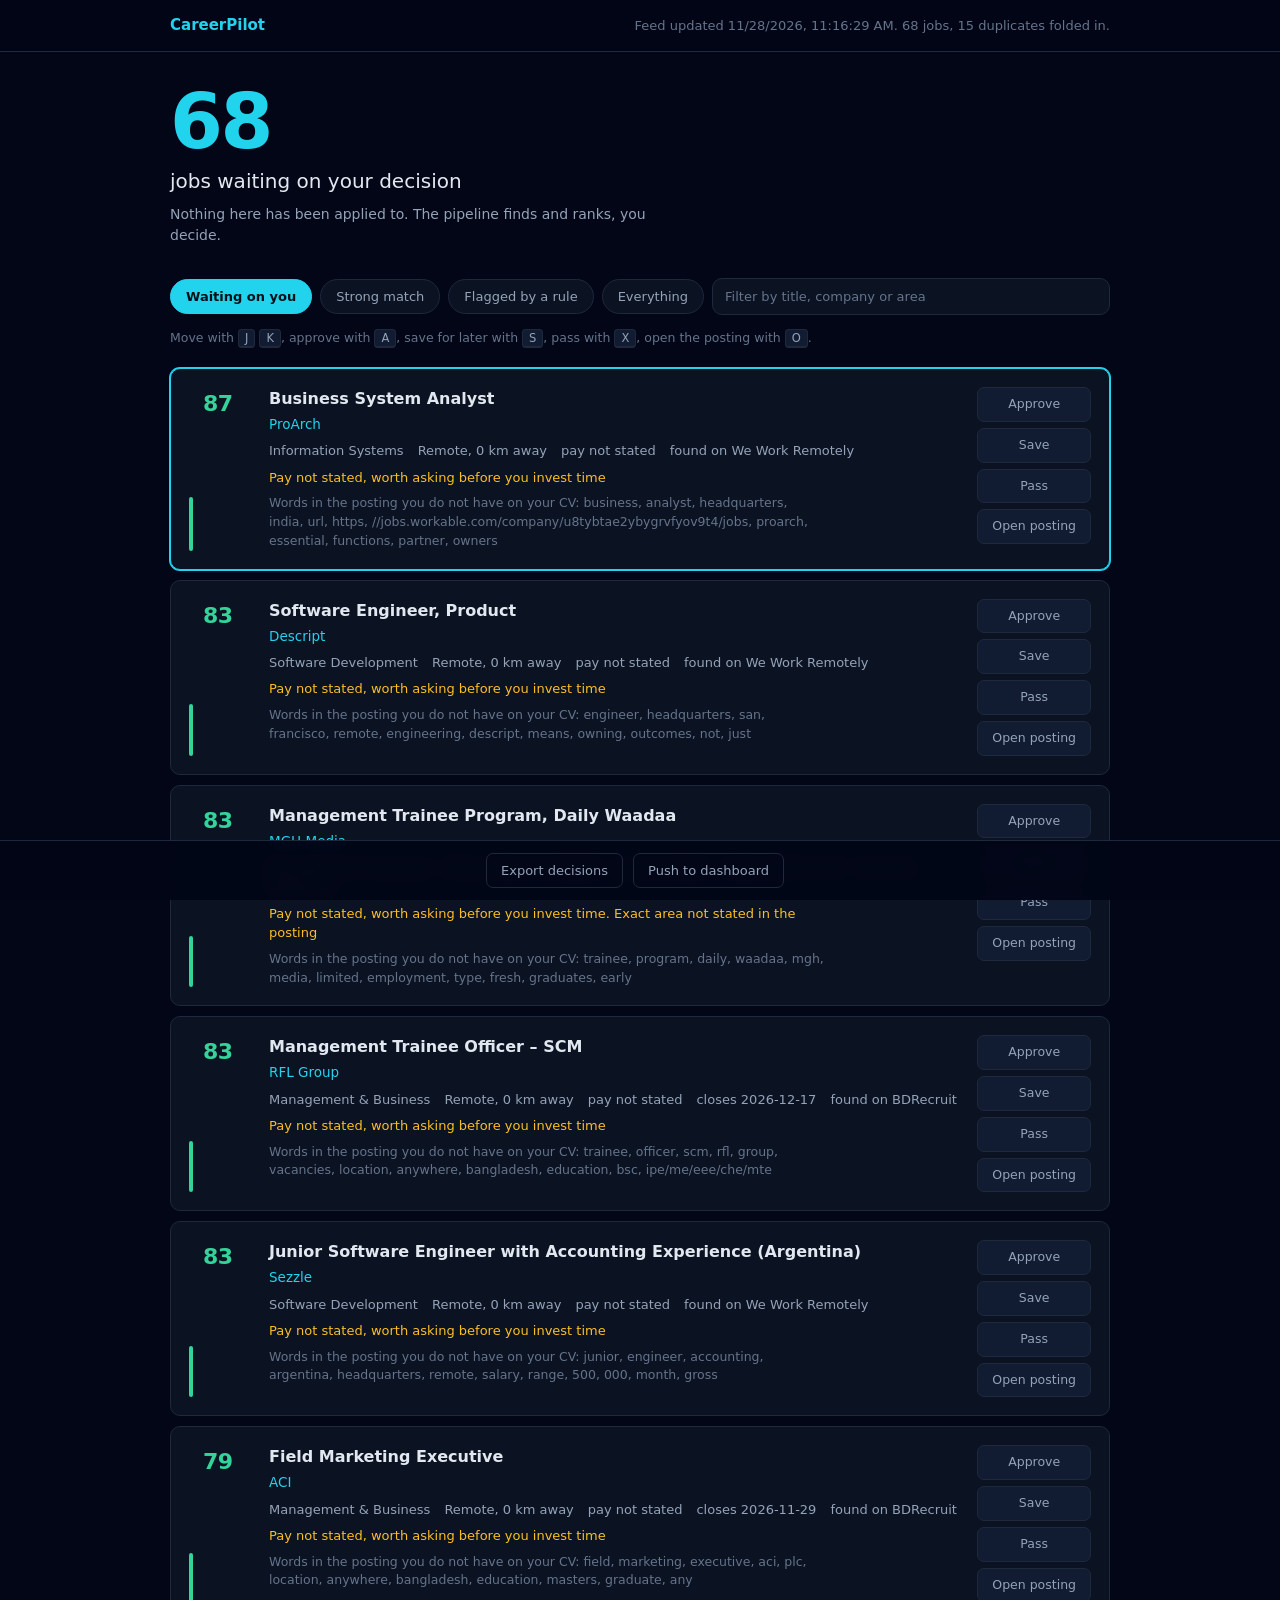
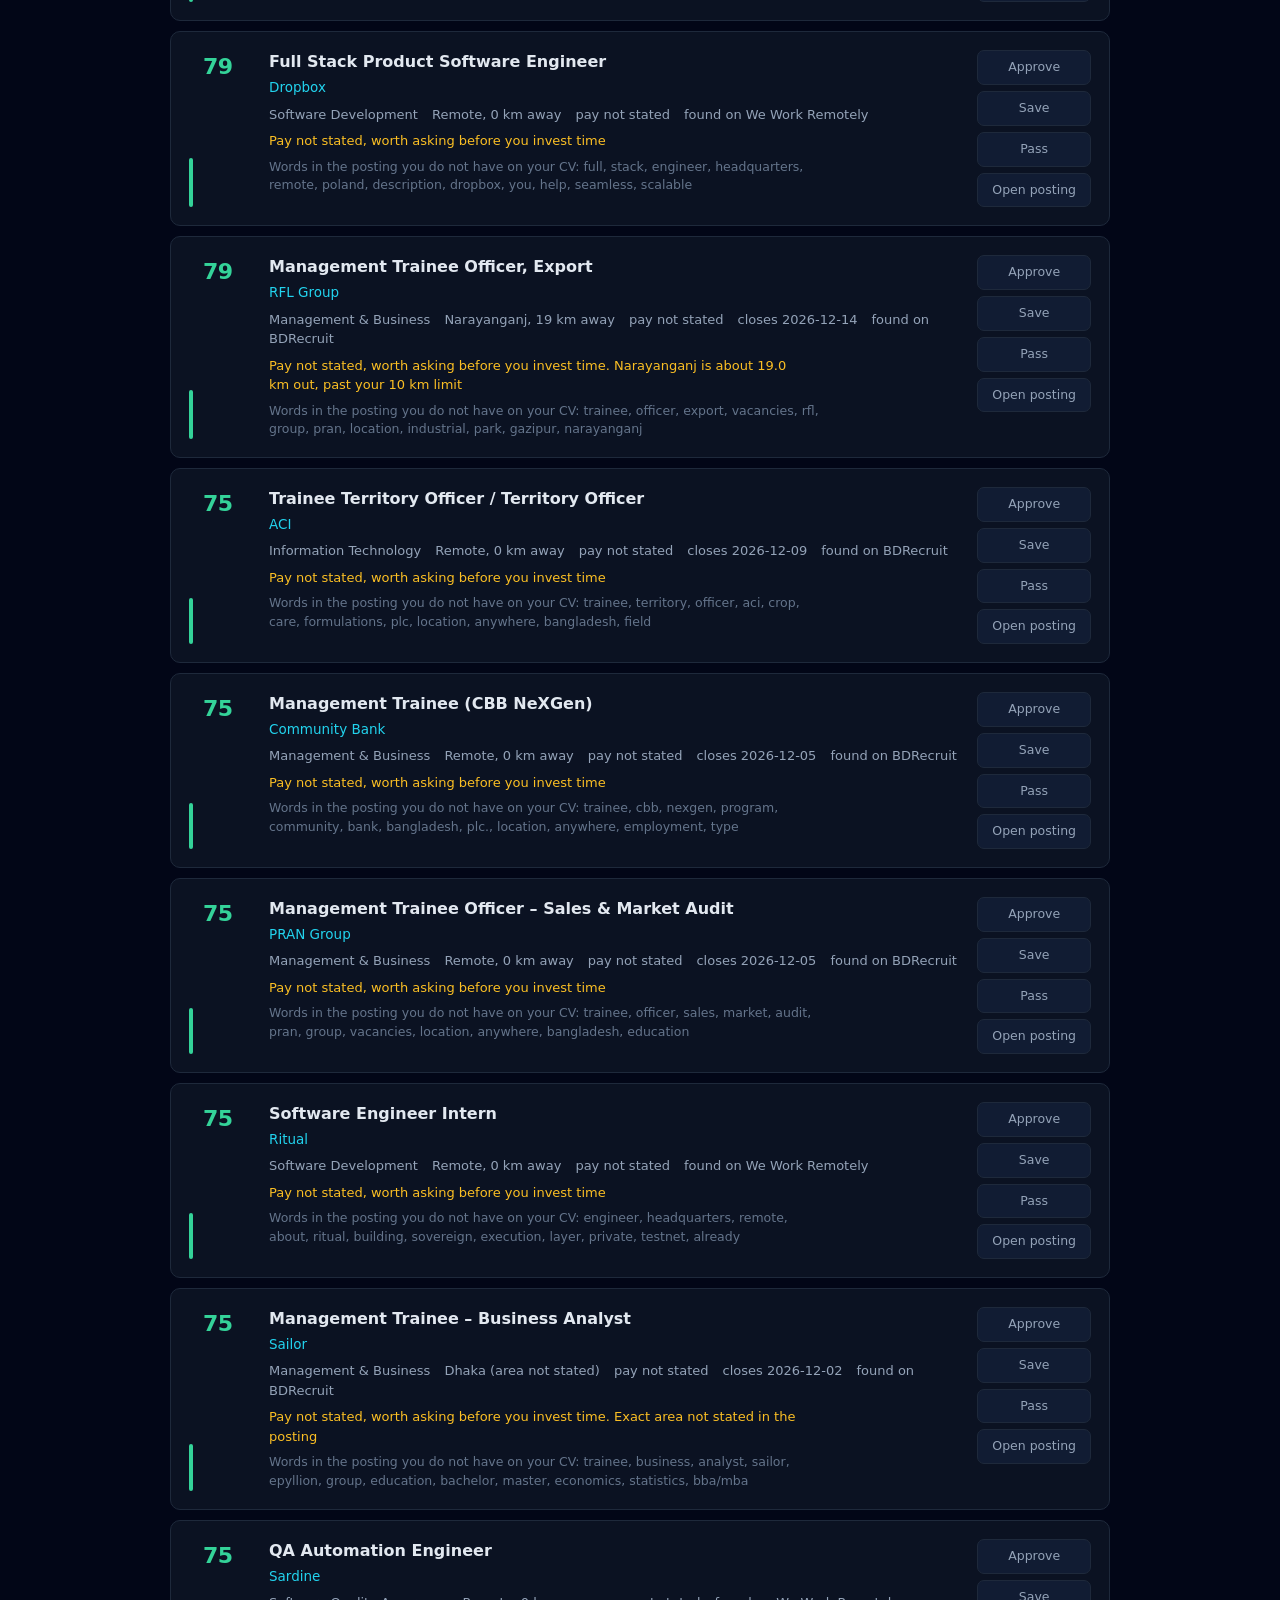
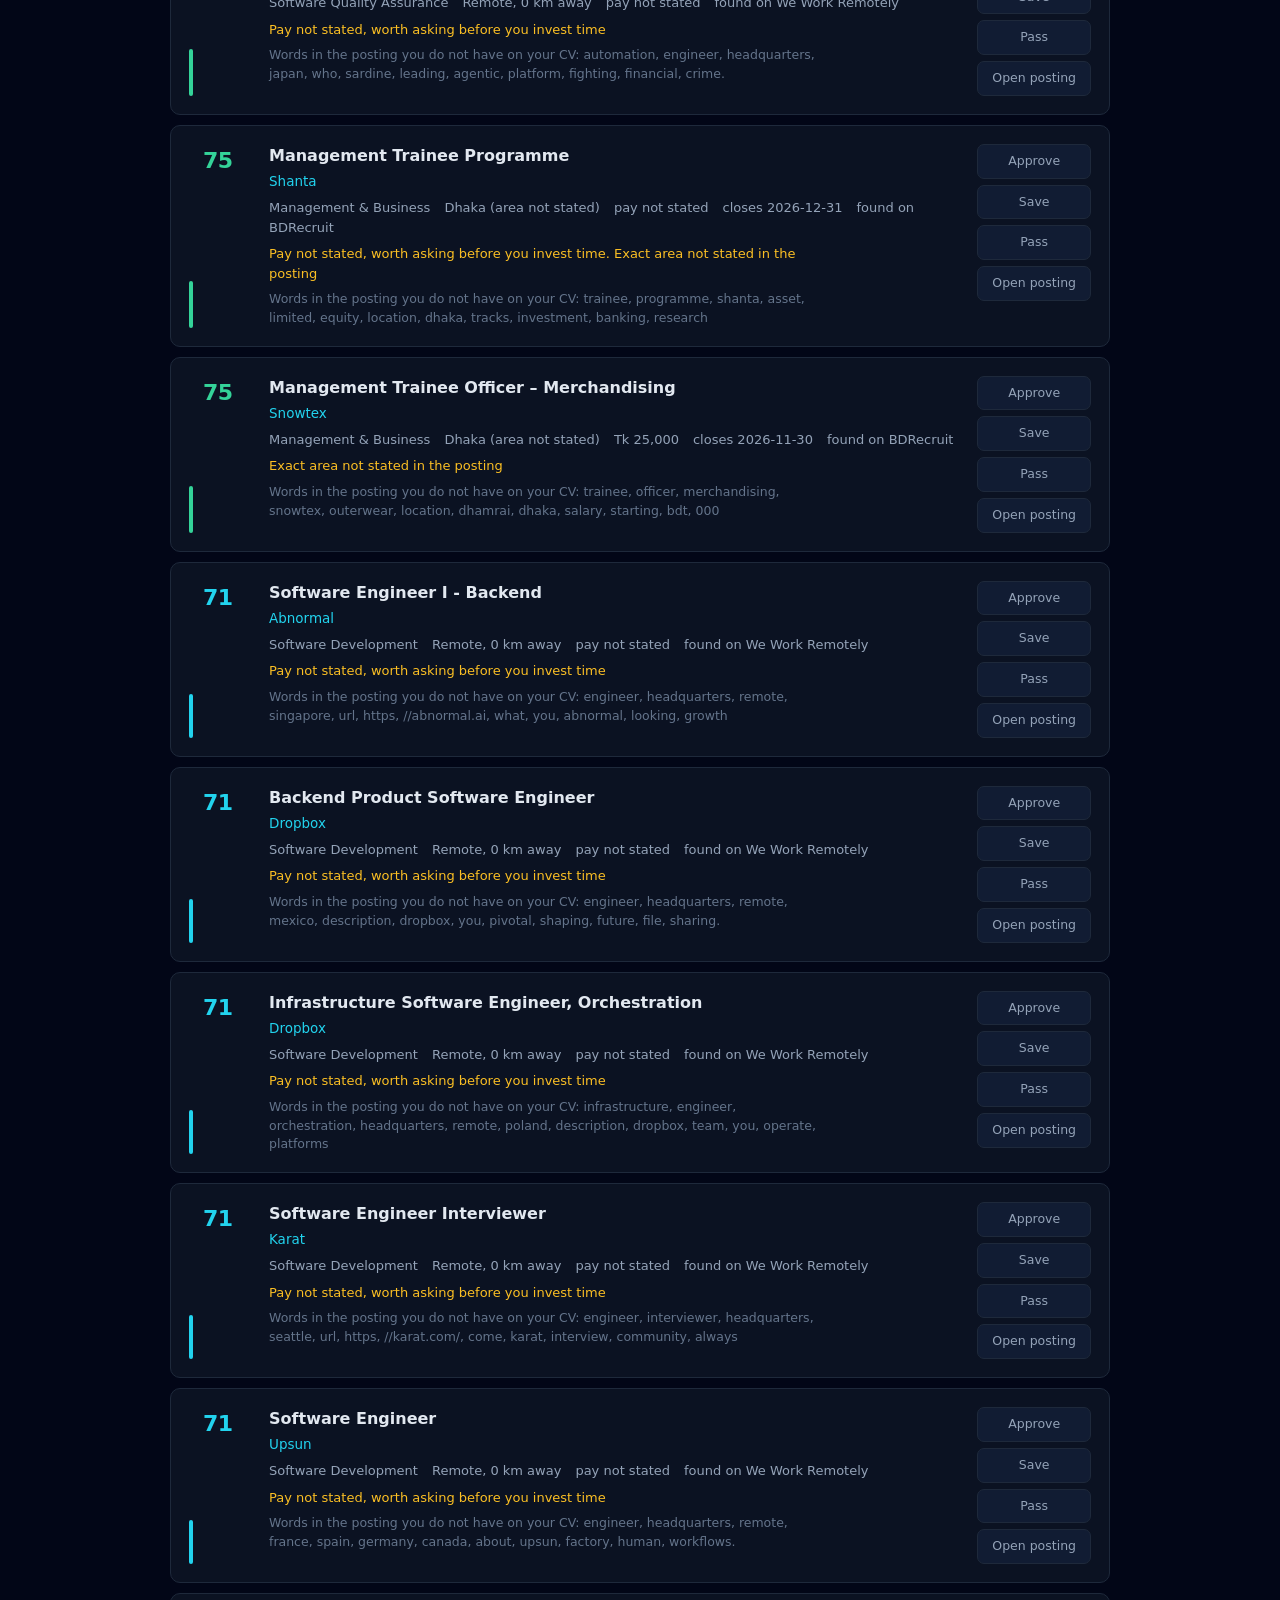
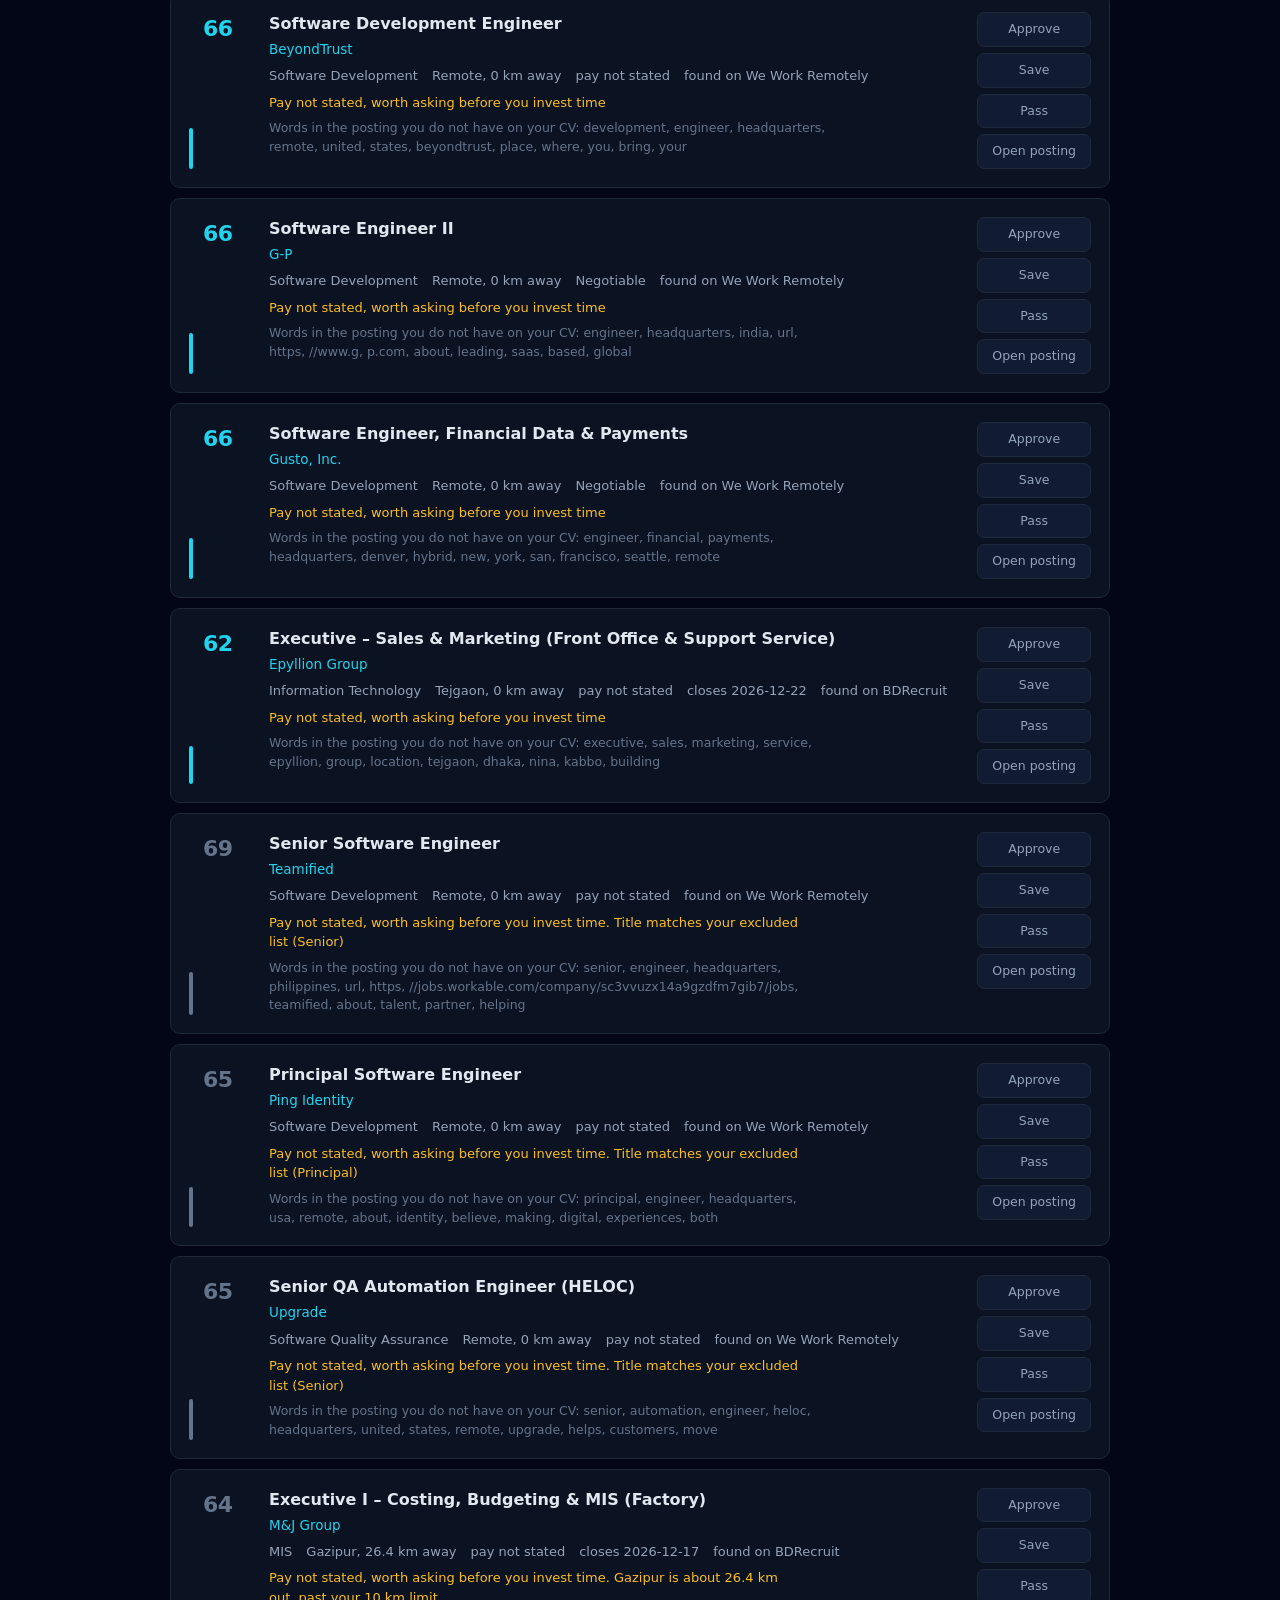
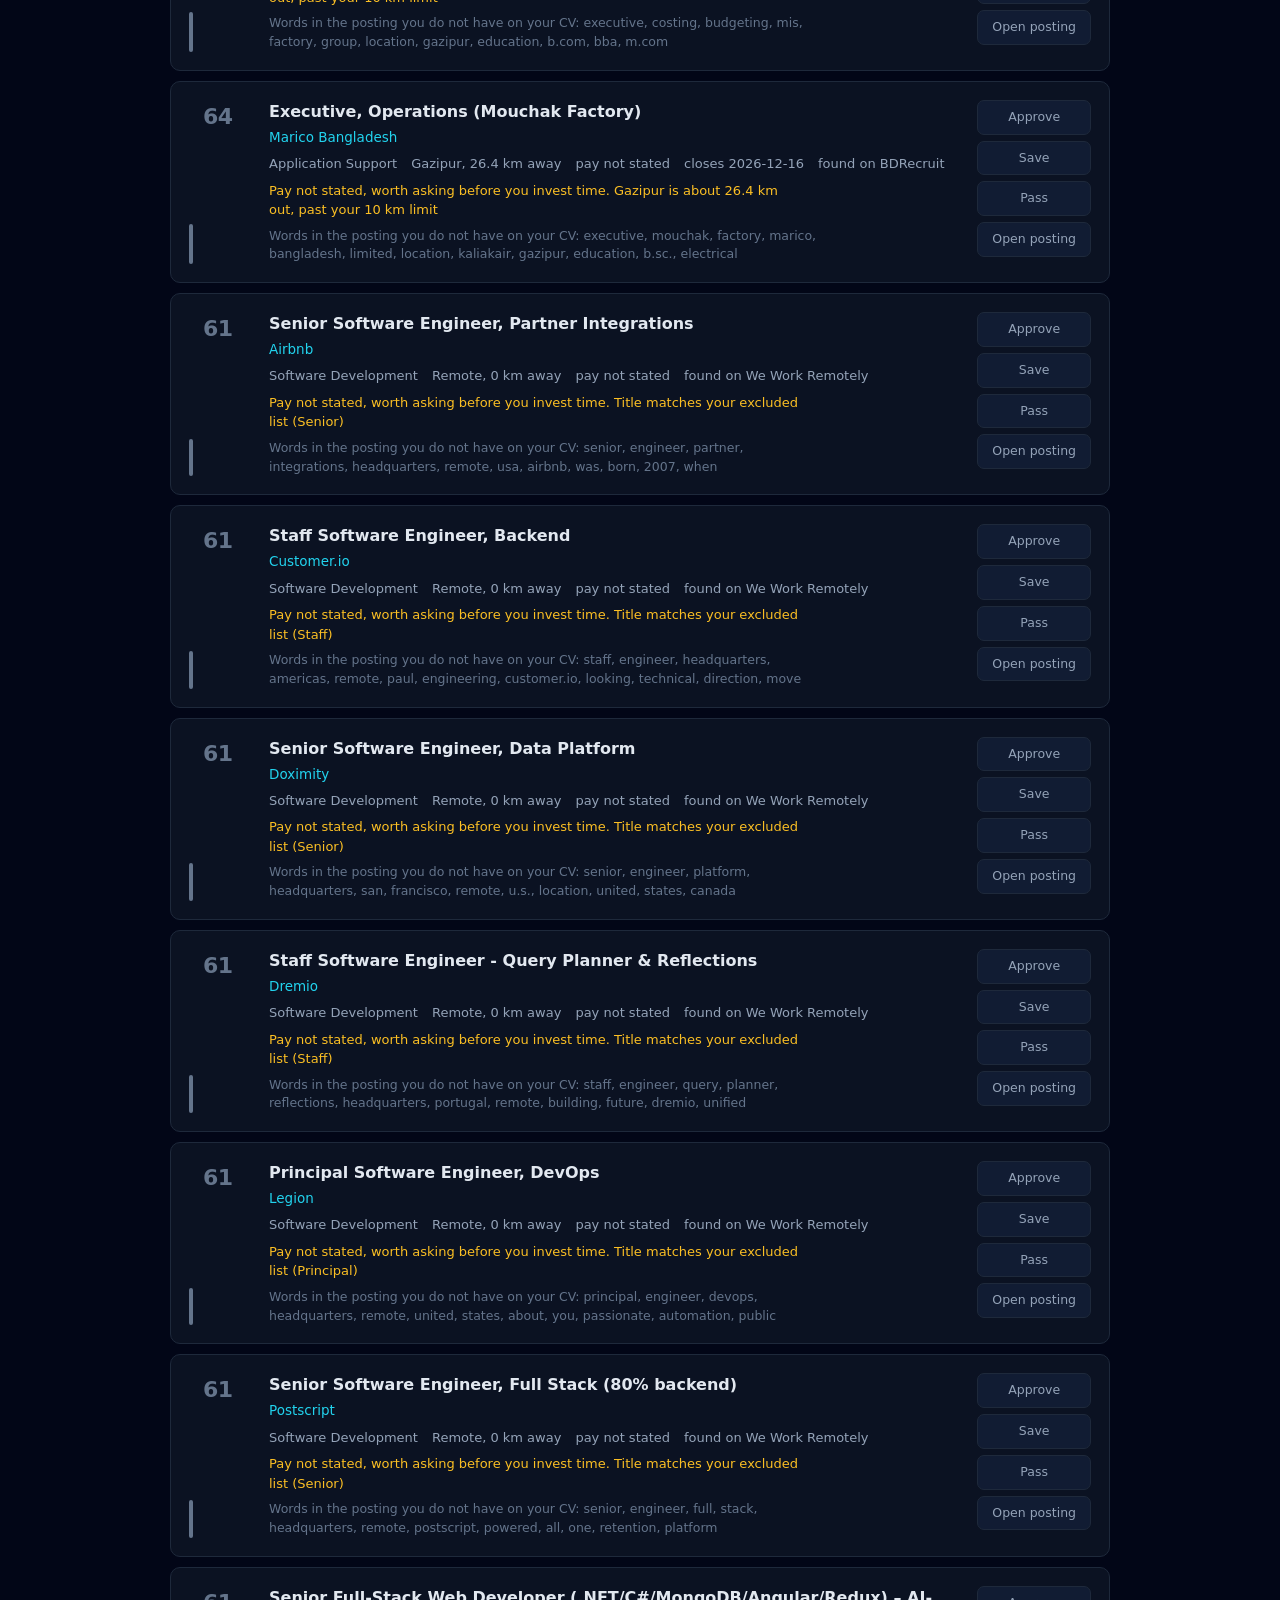
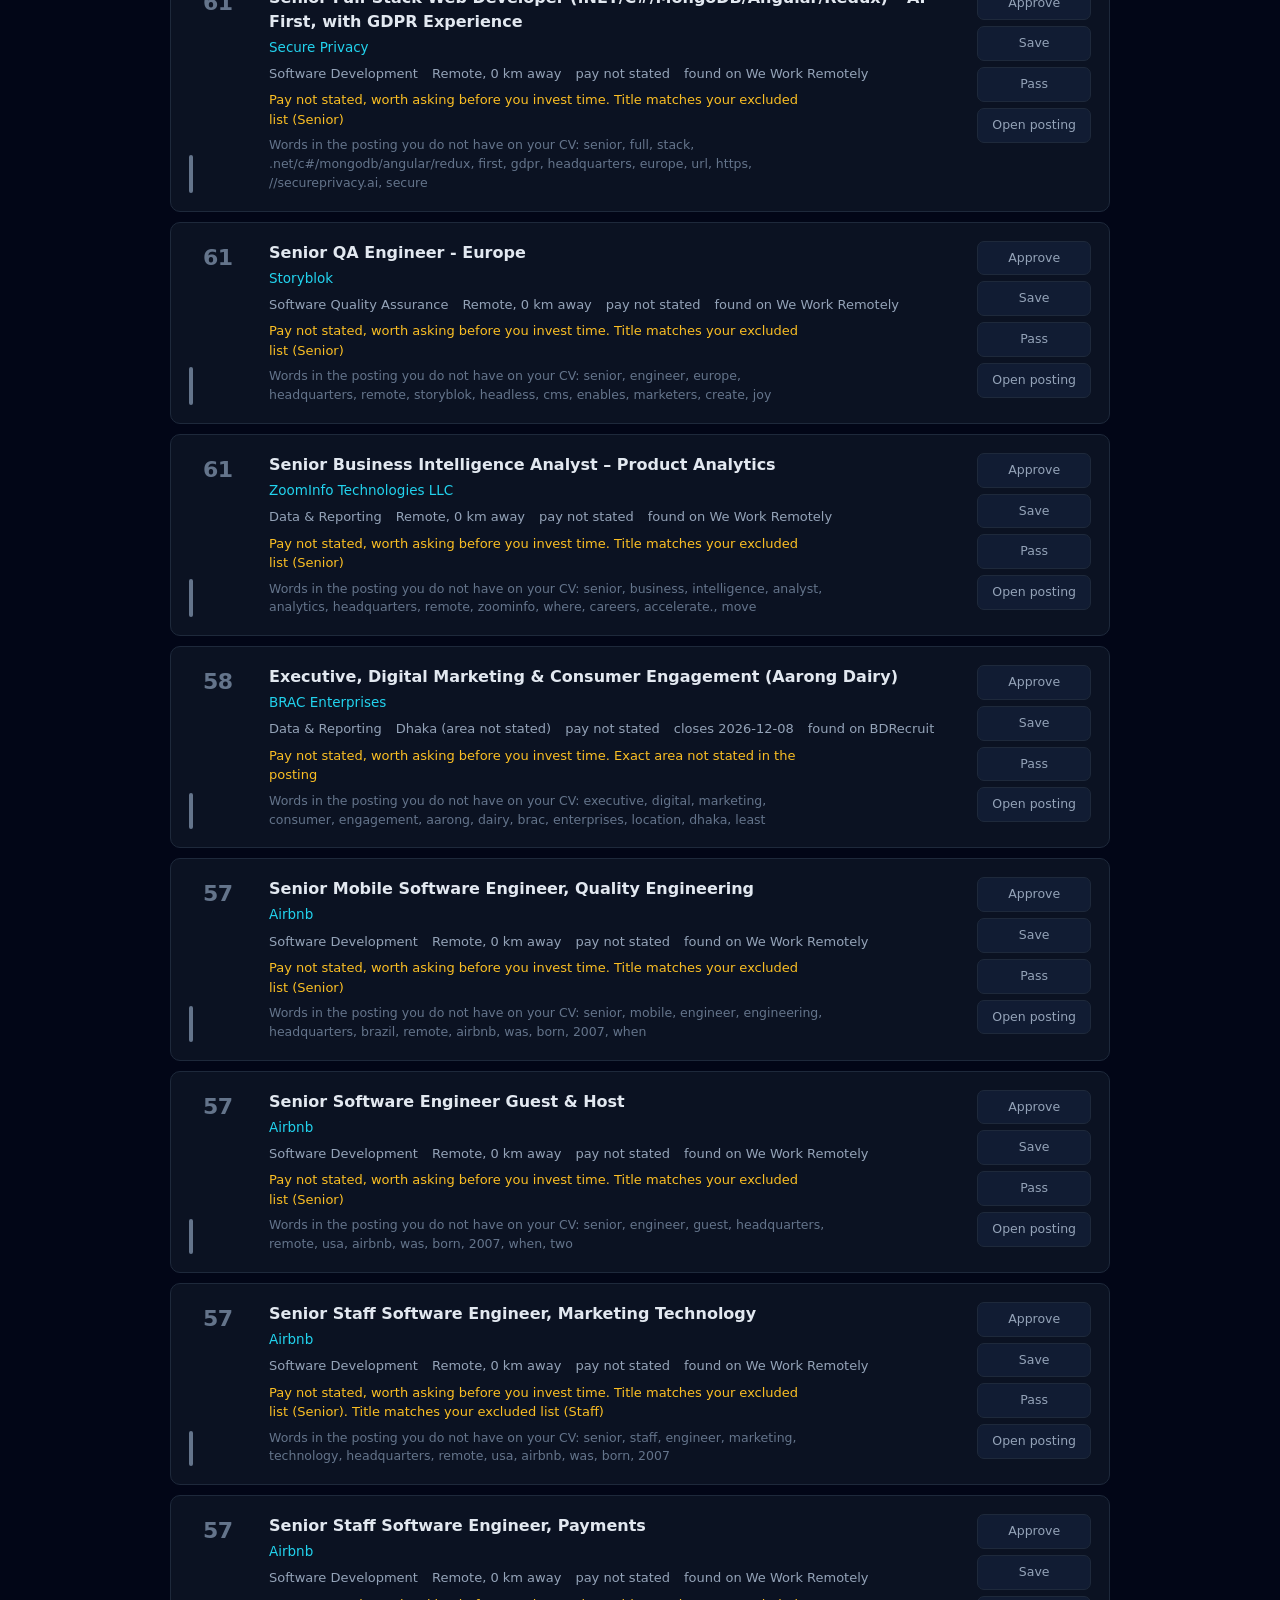
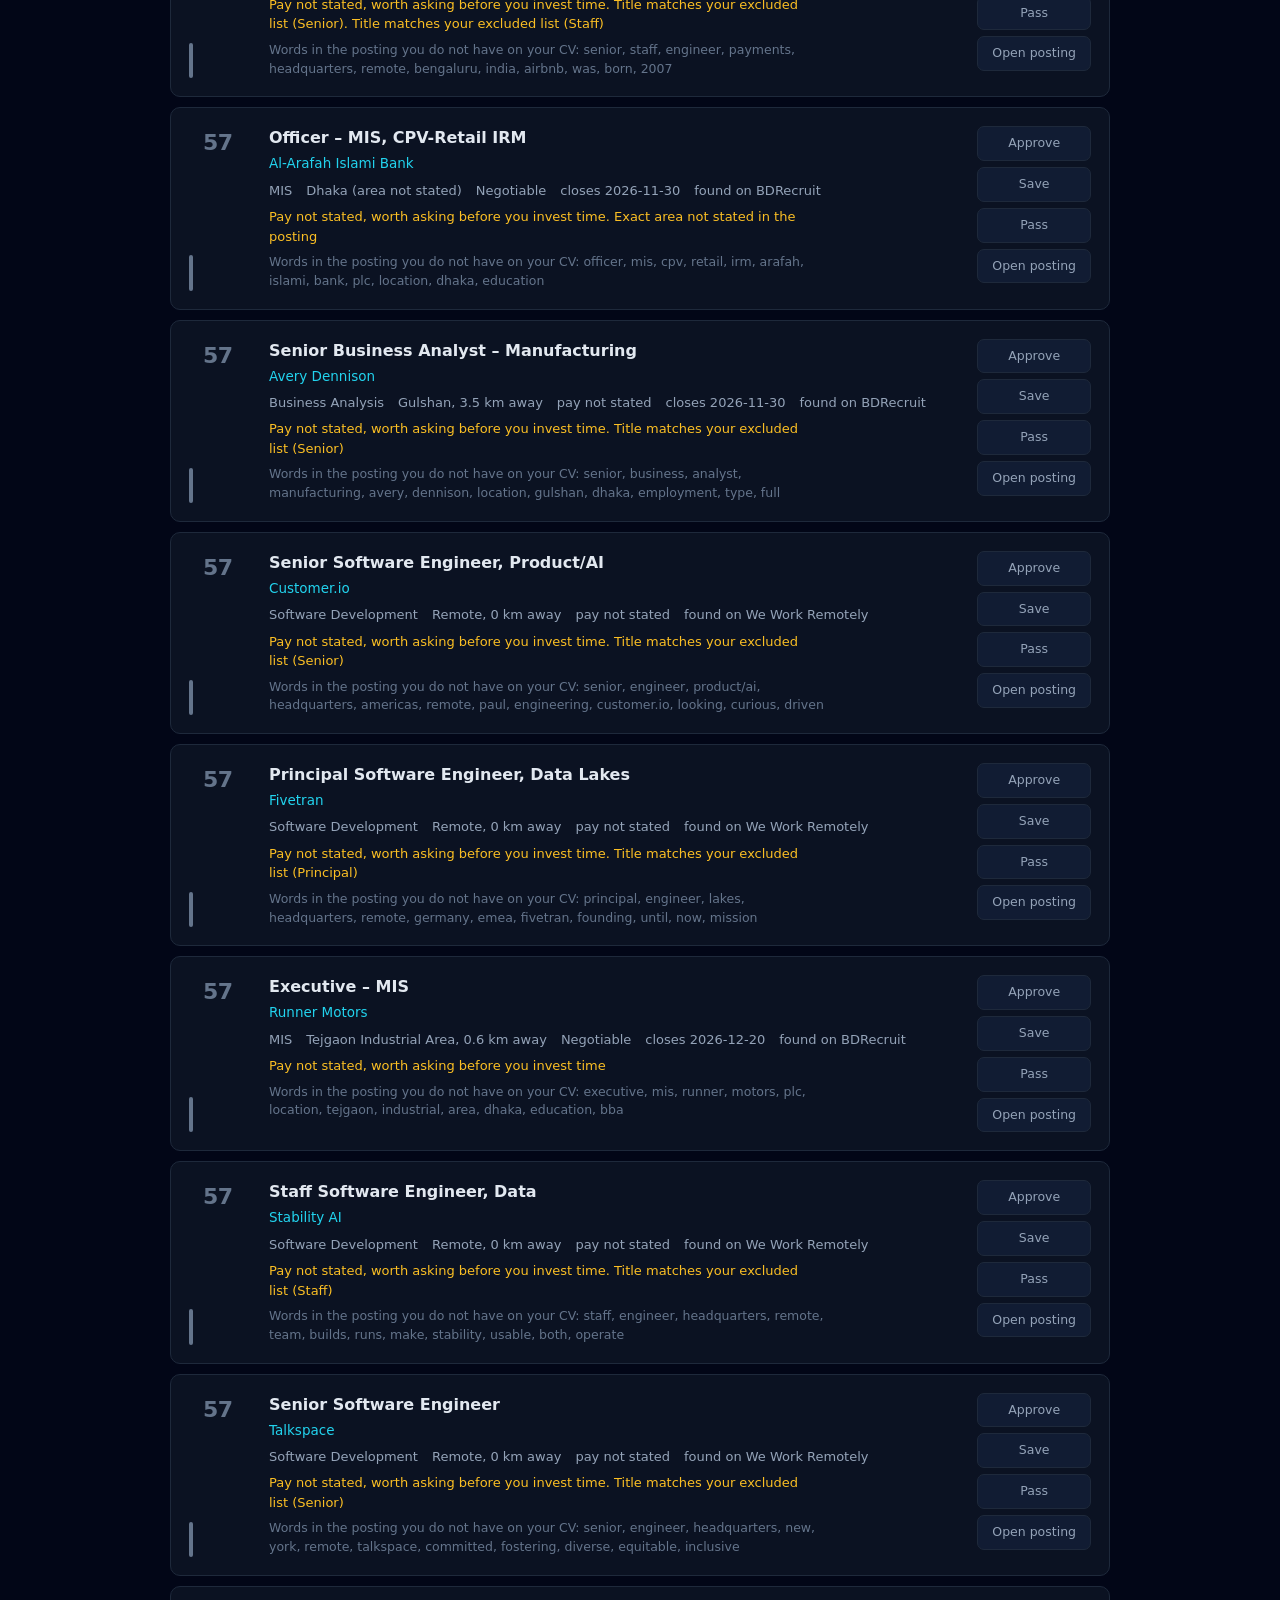
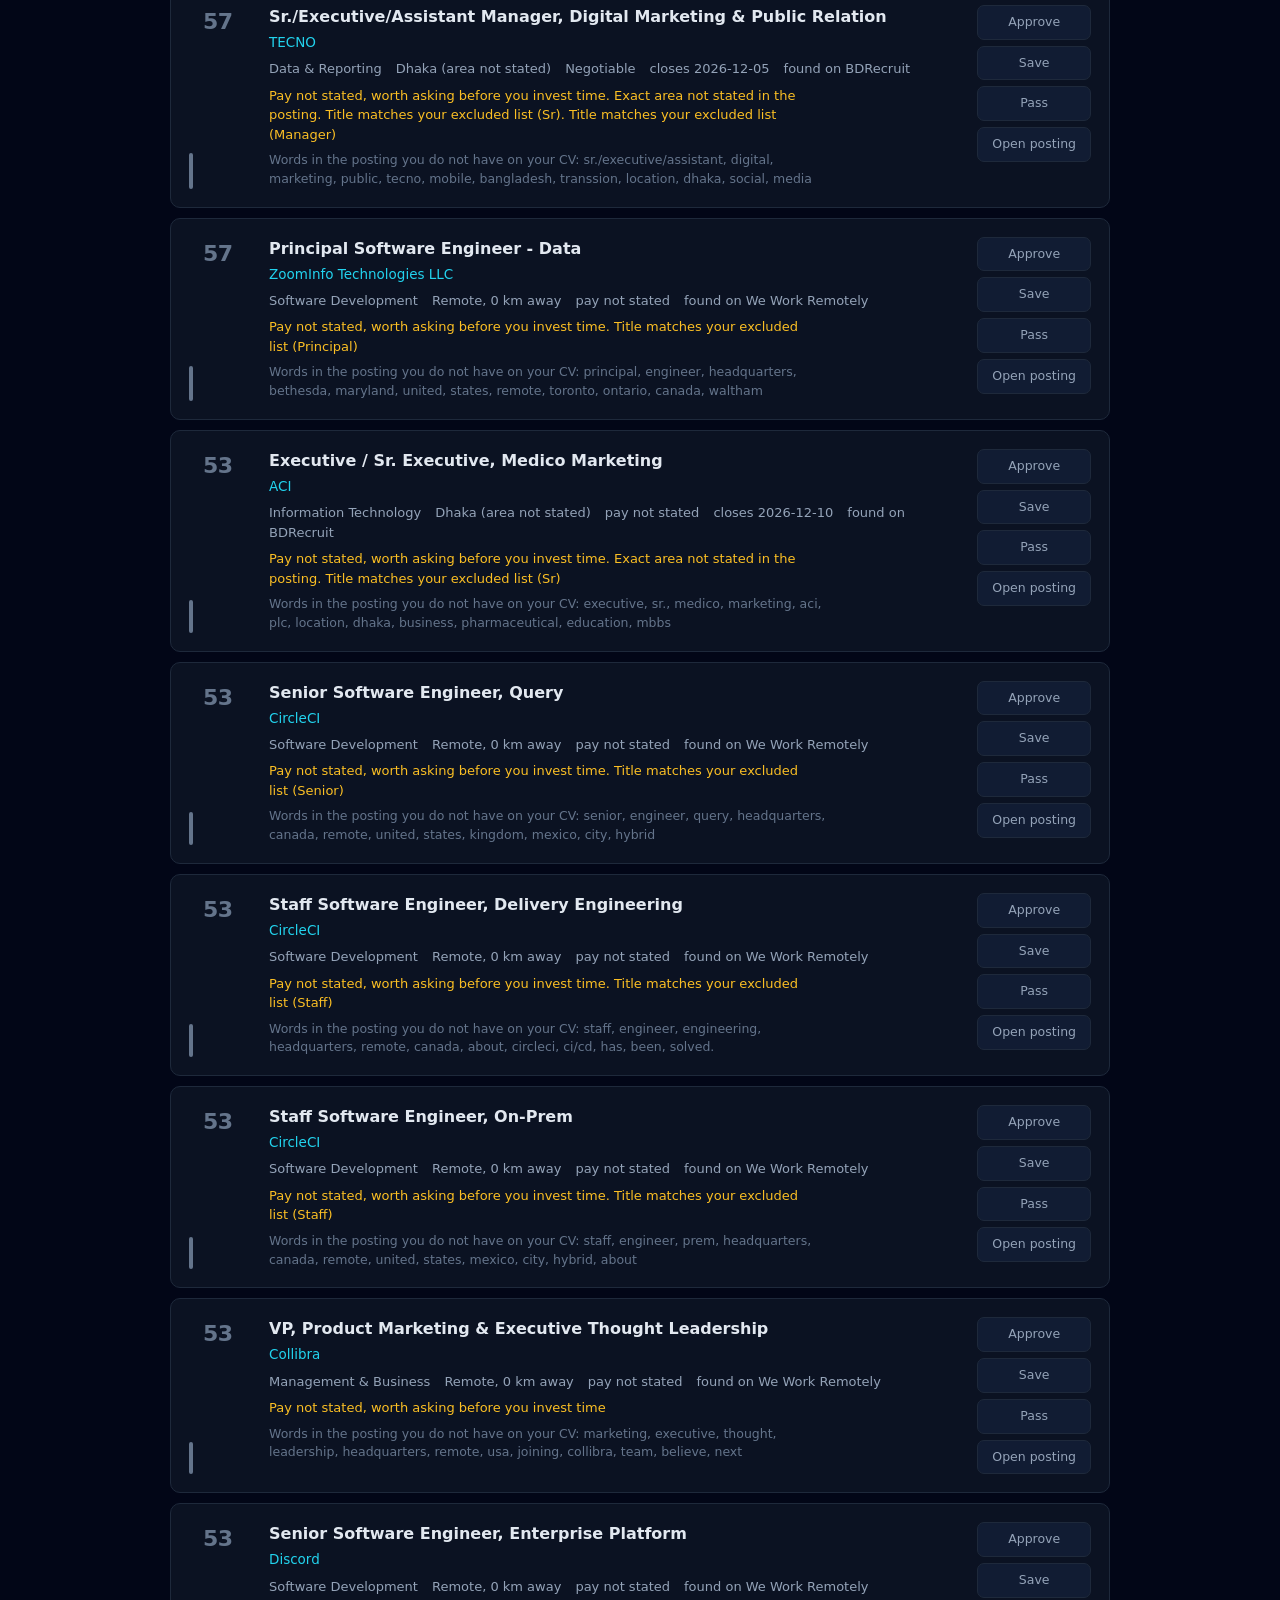
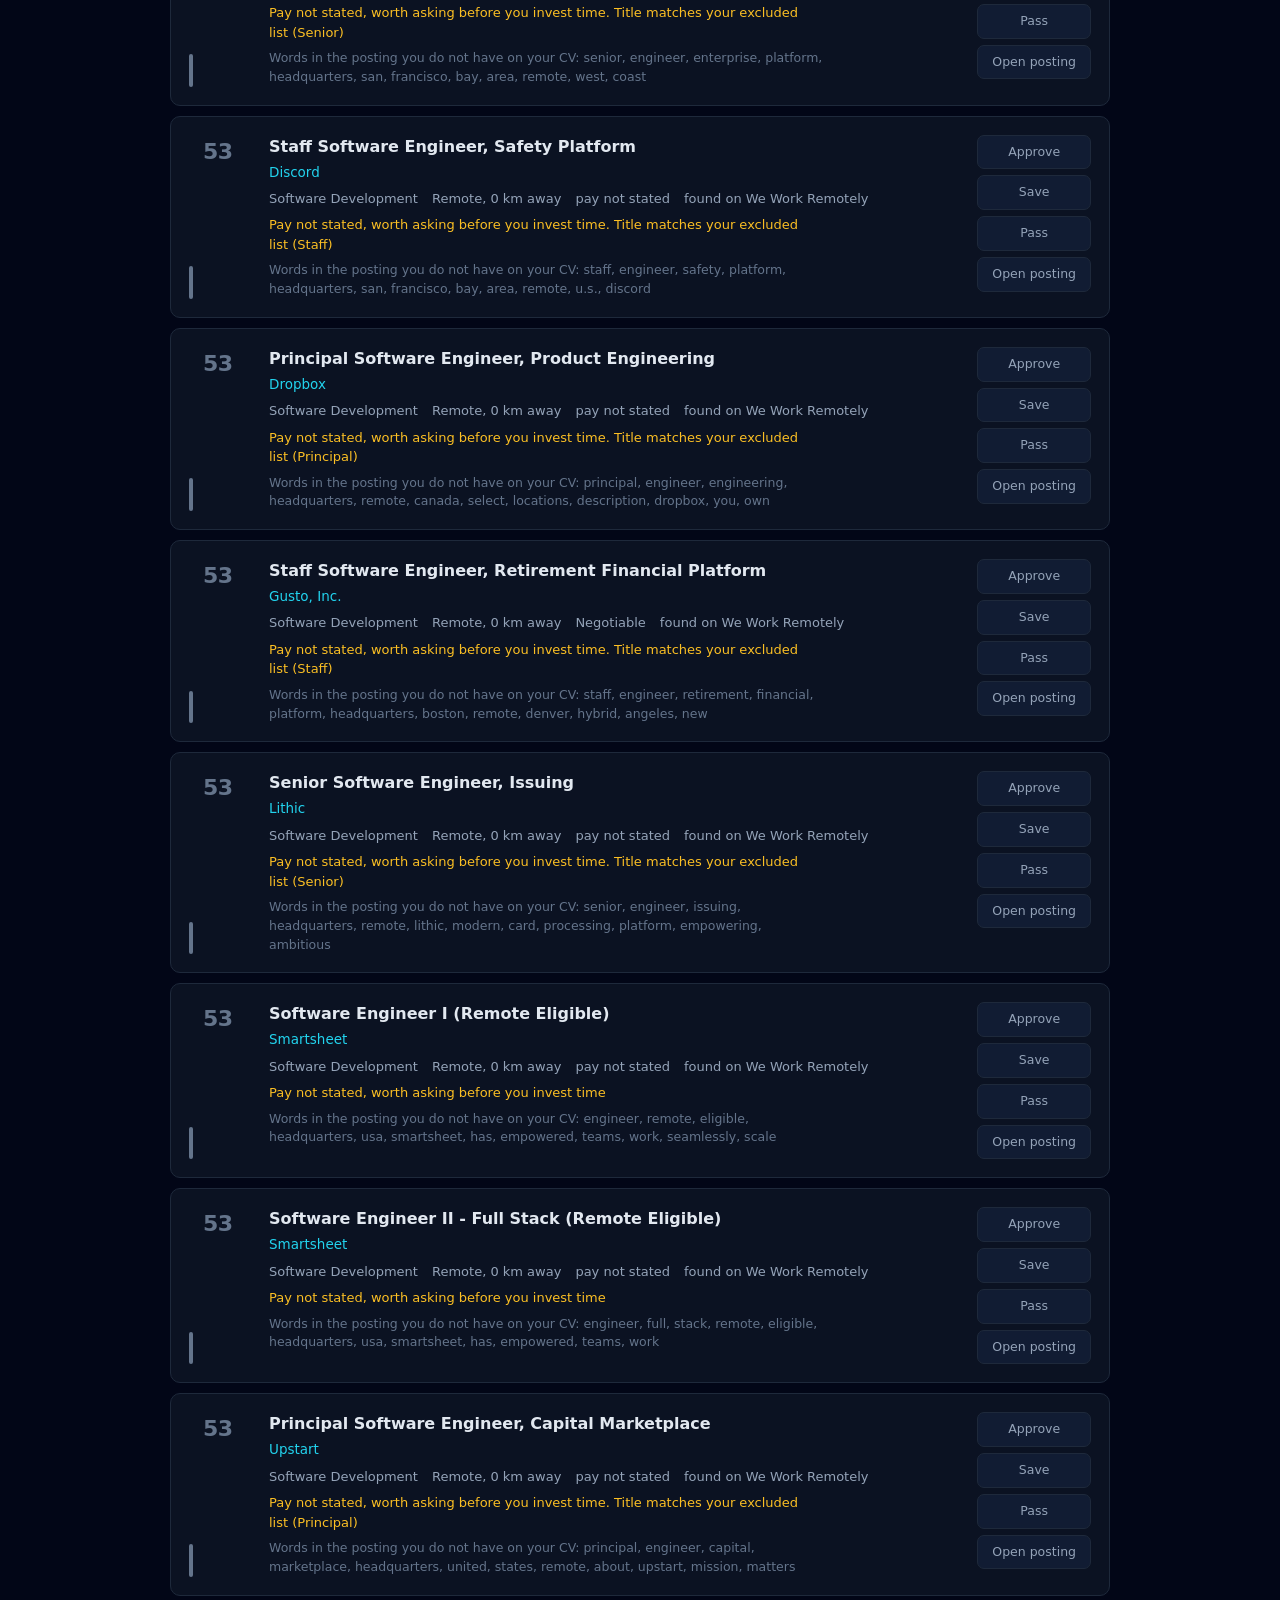
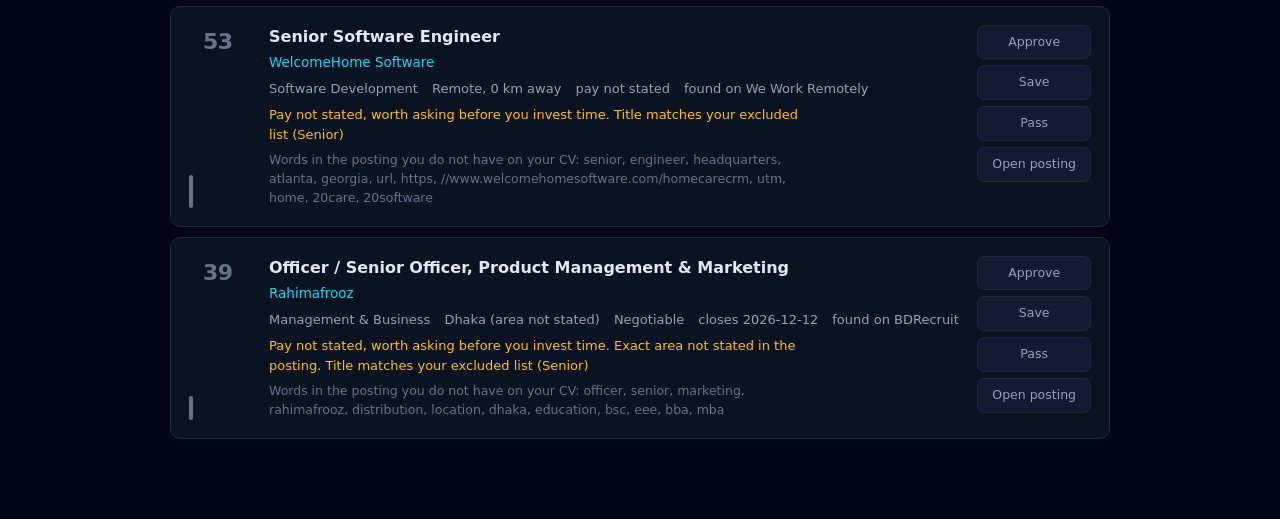
<file: review.html>
<!doctype html>
<html lang="en">
<head>
<meta charset="utf-8">
<meta name="viewport" content="width=device-width, initial-scale=1">
<title>Approval queue - CareerPilot BD</title>
<link rel="stylesheet" href="review.css">
</head>
<body>

<header class="top">
  <div class="top-inner">
    <a class="back" href="index.html">CareerPilot</a>
    <div class="freshness" id="freshness">Loading the feed</div>
  </div>
</header>

<main>
  <section class="hero">
    <p class="count" id="waitingCount">&mdash;</p>
    <h1 id="waitingLabel">jobs waiting on your decision</h1>
    <p class="hero-note">
      Nothing here has been applied to. The pipeline finds and ranks, you decide.
    </p>
  </section>

  <nav class="filters" id="filters" aria-label="Filter the queue">
    <button class="chip is-on" data-filter="pending">Waiting on you</button>
    <button class="chip" data-filter="A">Strong match</button>
    <button class="chip" data-filter="flagged">Flagged by a rule</button>
    <button class="chip" data-filter="all">Everything</button>
    <input type="search" id="search" placeholder="Filter by title, company or area">
  </nav>

  <p class="keys">
    Move with <kbd>J</kbd> <kbd>K</kbd>, approve with <kbd>A</kbd>,
    save for later with <kbd>S</kbd>, pass with <kbd>X</kbd>,
    open the posting with <kbd>O</kbd>.
  </p>

  <ol class="queue" id="queue" tabindex="-1"></ol>

  <p class="empty" id="empty" hidden>
    Queue is clear. The next run is scheduled for 9am and 5pm Dhaka time.
  </p>
</main>

<footer class="foot">
  <button id="exportBtn" class="ghost">Export decisions</button>
  <button id="syncBtn" class="ghost">Push to dashboard</button>
  <span id="status" class="status" role="status" aria-live="polite"></span>
</footer>

<template id="rowTpl">
  <li class="row" tabindex="0">
    <div class="gate"><span class="gate-fill"></span><span class="gate-score"></span></div>
    <div class="body">
      <h2 class="title"></h2>
      <p class="org"></p>
      <p class="facts"></p>
      <p class="flags"></p>
      <p class="skills"></p>
    </div>
    <div class="actions">
      <button data-act="Awaiting Approval" class="act approve">Approve</button>
      <button data-act="Saved" class="act save">Save</button>
      <button data-act="Rejected" class="act pass">Pass</button>
      <a class="act open" target="_blank" rel="noopener">Open posting</a>
    </div>
  </li>
</template>

<script src="review.js"></script>
</body>
</html>
</file>
<file: review.css>
/* CareerPilot BD - approval queue.
   Palette follows the existing dashboard so the two feel like one product. */

:root {
  --bg:        #020617;
  --panel:     #0b1222;
  --panel-2:   #111c33;
  --line:      #1e293b;
  --ink:       #e2e8f0;
  --ink-dim:   #94a3b8;
  --ink-faint: #64748b;
  --accent:    #22d3ee;
  --strong:    #34d399;
  --caution:   #fbbf24;
  --weak:      #64748b;
  --radius:    10px;
  --sans: ui-sans-serif, system-ui, "Segoe UI", Roboto, "Noto Sans Bengali", sans-serif;
}

* { box-sizing: border-box; }

body {
  margin: 0;
  background: var(--bg);
  color: var(--ink);
  font-family: var(--sans);
  font-size: 15px;
  line-height: 1.5;
  -webkit-font-smoothing: antialiased;
}

/* ---------------------------------------------------------------- header */
.top {
  border-bottom: 1px solid var(--line);
  position: sticky;
  top: 0;
  background: rgba(2, 6, 23, .92);
  backdrop-filter: blur(8px);
  z-index: 5;
}
.top-inner {
  max-width: 980px;
  margin: 0 auto;
  padding: 14px 20px;
  display: flex;
  justify-content: space-between;
  align-items: baseline;
  gap: 16px;
}
.back { color: var(--accent); text-decoration: none; font-weight: 600; }
.back:hover { text-decoration: underline; }
.freshness { color: var(--ink-faint); font-size: 13px; }

main { max-width: 980px; margin: 0 auto; padding: 36px 20px 80px; }

/* ------------------------------------------------------------------ hero */
.hero { margin-bottom: 32px; }
.count {
  font-size: 76px;
  font-weight: 700;
  line-height: .9;
  margin: 0;
  color: var(--accent);
  font-variant-numeric: tabular-nums;
  letter-spacing: -.03em;
}
.hero h1 {
  font-size: 20px;
  font-weight: 500;
  margin: 10px 0 0;
  color: var(--ink);
}
.hero-note {
  margin: 8px 0 0;
  color: var(--ink-dim);
  font-size: 14px;
  max-width: 56ch;
}

/* --------------------------------------------------------------- filters */
.filters {
  display: flex;
  flex-wrap: wrap;
  gap: 8px;
  align-items: center;
  margin-bottom: 14px;
}
.chip {
  background: var(--panel);
  border: 1px solid var(--line);
  color: var(--ink-dim);
  border-radius: 999px;
  padding: 7px 15px;
  font: inherit;
  font-size: 13px;
  cursor: pointer;
}
.chip:hover { color: var(--ink); border-color: #2b3d5c; }
.chip.is-on { background: var(--accent); border-color: var(--accent); color: #041018; font-weight: 600; }

#search {
  flex: 1 1 200px;
  min-width: 160px;
  background: var(--panel);
  border: 1px solid var(--line);
  border-radius: var(--radius);
  color: var(--ink);
  padding: 8px 12px;
  font: inherit;
  font-size: 13px;
}
#search::placeholder { color: var(--ink-faint); }

.keys { color: var(--ink-faint); font-size: 12.5px; margin: 0 0 20px; }
kbd {
  background: var(--panel-2);
  border: 1px solid var(--line);
  border-bottom-width: 2px;
  border-radius: 4px;
  padding: 1px 6px;
  font-family: inherit;
  font-size: 11.5px;
  color: var(--ink-dim);
}

/* ----------------------------------------------------------------- queue */
.queue { list-style: none; margin: 0; padding: 0; display: grid; gap: 10px; }

.row {
  display: grid;
  grid-template-columns: 62px minmax(0, 1fr) auto;
  gap: 18px;
  background: var(--panel);
  border: 1px solid var(--line);
  border-radius: var(--radius);
  padding: 18px;
  outline: none;
}
.row:focus-visible,
.row.is-current { border-color: var(--accent); box-shadow: 0 0 0 1px var(--accent); }
.row.is-done { opacity: .45; }

/* The bar is the gate: how much of it fills is how well you match. */
.gate { position: relative; }
.gate-fill {
  position: absolute;
  left: 0; bottom: 0;
  width: 4px;
  background: var(--weak);
  border-radius: 2px;
}
.gate-score {
  display: block;
  padding-left: 14px;
  font-size: 22px;
  font-weight: 700;
  font-variant-numeric: tabular-nums;
  color: var(--ink);
  letter-spacing: -.02em;
}
.row[data-priority="A"] .gate-fill { background: var(--strong); }
.row[data-priority="A"] .gate-score { color: var(--strong); }
.row[data-priority="B"] .gate-fill { background: var(--accent); }
.row[data-priority="B"] .gate-score { color: var(--accent); }
.row[data-priority="C"] .gate-fill { background: var(--weak); }
.row[data-priority="C"] .gate-score { color: var(--ink-faint); }

.body { min-width: 0; }
.title { font-size: 16px; font-weight: 600; margin: 0; color: var(--ink); }
.org { margin: 3px 0 0; font-size: 13.5px; color: var(--accent); }
.facts { margin: 7px 0 0; font-size: 13px; color: var(--ink-dim); }
.facts span + span { margin-left: 14px; }
.flags { margin: 7px 0 0; font-size: 13px; color: var(--caution); max-width: 64ch; }
.flags:empty { display: none; }
.skills {
  margin: 7px 0 0;
  font-size: 12.5px;
  color: var(--ink-faint);
  max-width: 70ch;
  overflow-wrap: anywhere;
}
.skills:empty { display: none; }

/* --------------------------------------------------------------- actions */
.actions { display: grid; gap: 6px; align-content: start; }
.act {
  background: var(--panel-2);
  border: 1px solid var(--line);
  color: var(--ink-dim);
  border-radius: 7px;
  padding: 7px 14px;
  font: inherit;
  font-size: 12.5px;
  cursor: pointer;
  text-align: center;
  text-decoration: none;
  white-space: nowrap;
}
.act:hover { color: var(--ink); border-color: #2b3d5c; }
.approve:hover { border-color: var(--strong); color: var(--strong); }
.pass:hover { border-color: #f87171; color: #f87171; }
.act:focus-visible { outline: 2px solid var(--accent); outline-offset: 2px; }

.empty { color: var(--ink-dim); padding: 40px 0; text-align: center; }

/* ---------------------------------------------------------------- footer */
.foot {
  position: fixed;
  bottom: 0; left: 0; right: 0;
  background: rgba(2, 6, 23, .94);
  backdrop-filter: blur(8px);
  border-top: 1px solid var(--line);
  padding: 12px 20px;
  display: flex;
  gap: 10px;
  align-items: center;
  justify-content: center;
}
.ghost {
  background: none;
  border: 1px solid var(--line);
  color: var(--ink-dim);
  border-radius: 7px;
  padding: 7px 14px;
  font: inherit;
  font-size: 13px;
  cursor: pointer;
}
.ghost:hover { color: var(--ink); border-color: var(--accent); }
.status { color: var(--strong); font-size: 13px; }

@media (max-width: 640px) {
  .count { font-size: 56px; }
  .row { grid-template-columns: 52px minmax(0, 1fr); }
  .actions { grid-column: 1 / -1; grid-auto-flow: column; justify-content: start; }
  .keys { display: none; }
}

@media (prefers-reduced-motion: reduce) {
  * { transition: none !important; animation: none !important; }
}
</file>
